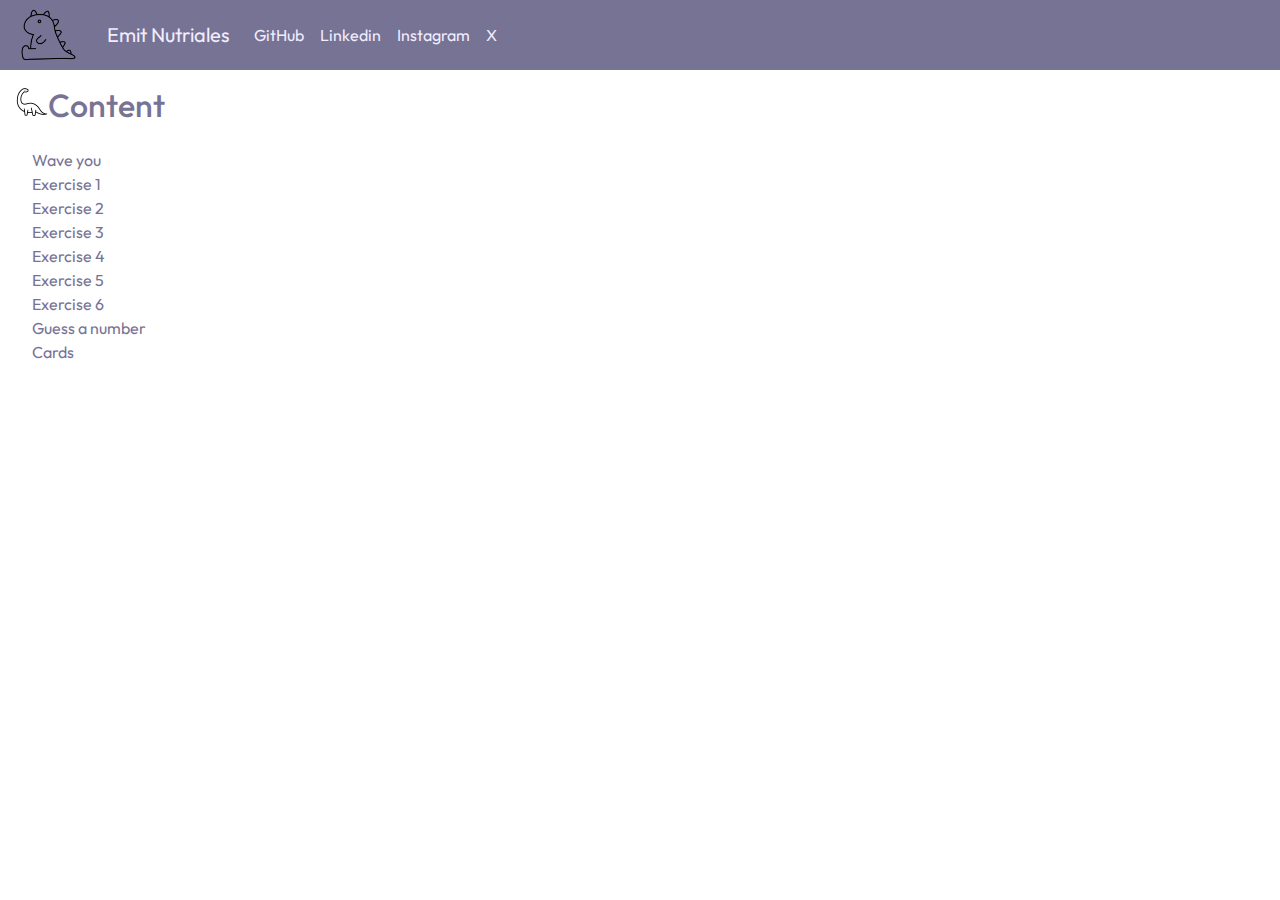
<file: index.html>
<!DOCTYPE html>
<html lang="en">
<head>
    <meta charset="UTF-8">
    <meta name="viewport" content="width=device-width, initial-scale=1.0">
    <link rel="icon" type="image/x-icon" href="./assets/img/dinosaur.png">
    <link rel="preconnect" href="https://fonts.googleapis.com">
    <link rel="preconnect" href="https://fonts.gstatic.com" crossorigin>
    <link href="https://fonts.googleapis.com/css2?family=Outfit:wght@100..900&display=swap" rel="stylesheet">
    <link href="https://cdn.jsdelivr.net/npm/bootstrap@5.3.3/dist/css/bootstrap.min.css" rel="stylesheet" integrity="sha384-QWTKZyjpPEjISv5WaRU9OFeRpok6YctnYmDr5pNlyT2bRjXh0JMhjY6hW+ALEwIH" crossorigin="anonymous">
    <link rel="stylesheet" href="./assets/css/styles.css">
    <title>Emit Nutriales</title>
</head>
<body>
    <header>
        <nav class="navbar navbar-expand-md bg-body-tertiary" id="menu-nav">
            <div class="container-fluid" id="navbar">
                <img src="./assets/img/dinosaur-transp.png" alt="Awersome cute dino" width="70px" id="dino">
                <a class="navbar-brand" href="./index.html" id="main-menu">Emit Nutriales</a>
                <button class="navbar-toggler" type="button" data-bs-toggle="collapse" data-bs-target="#navbarNavAltMarkup" aria-controls="navbarNavAltMarkup" aria-expanded="false" aria-label="Toggle navigation">
                    <span class="navbar-toggler-icon"></span>
                </button>
                <div class="collapse navbar-collapse" id="navbarNavAltMarkup">
                <div class="navbar-nav" id="main-menu-content">
                    <p id="menu-main"></p>
                    <a class="nav-link" href="https://github.com/AxelSara/" target="_blank">GitHub</a>
                    <a class="nav-link" href="https://www.linkedin.com/in/axel-sara/" target="_blank">Linkedin</a>
                    <a class="nav-link" href="https://www.instagram.com/axelsarag/" target="_blank">Instagram</a>
                    <a class="nav-link" href="./assets/pages/X.html" target="_blank">X</a>
                </div>
              </div>
            </div>
          </nav>
    </header>
    <main>
        <section class="menu-sec">
            <div class="menu-tittle">
                <img src="./assets/img/dinosaur-trns.png" alt="" width="32px" height="32px">
                <h2>Content</h2>
            </div>
            <div class="menu-content">
                <p id="menu-items"></p>
            </div>
        </section>
    </main>
    <script src="./assets/js/main.js"></script>
    <script src="https://cdn.jsdelivr.net/npm/bootstrap@5.3.3/dist/js/bootstrap.bundle.min.js" integrity="sha384-YvpcrYf0tY3lHB60NNkmXc5s9fDVZLESaAA55NDzOxhy9GkcIdslK1eN7N6jIeHz" crossorigin="anonymous"></script>
</body>
</html>
</file>
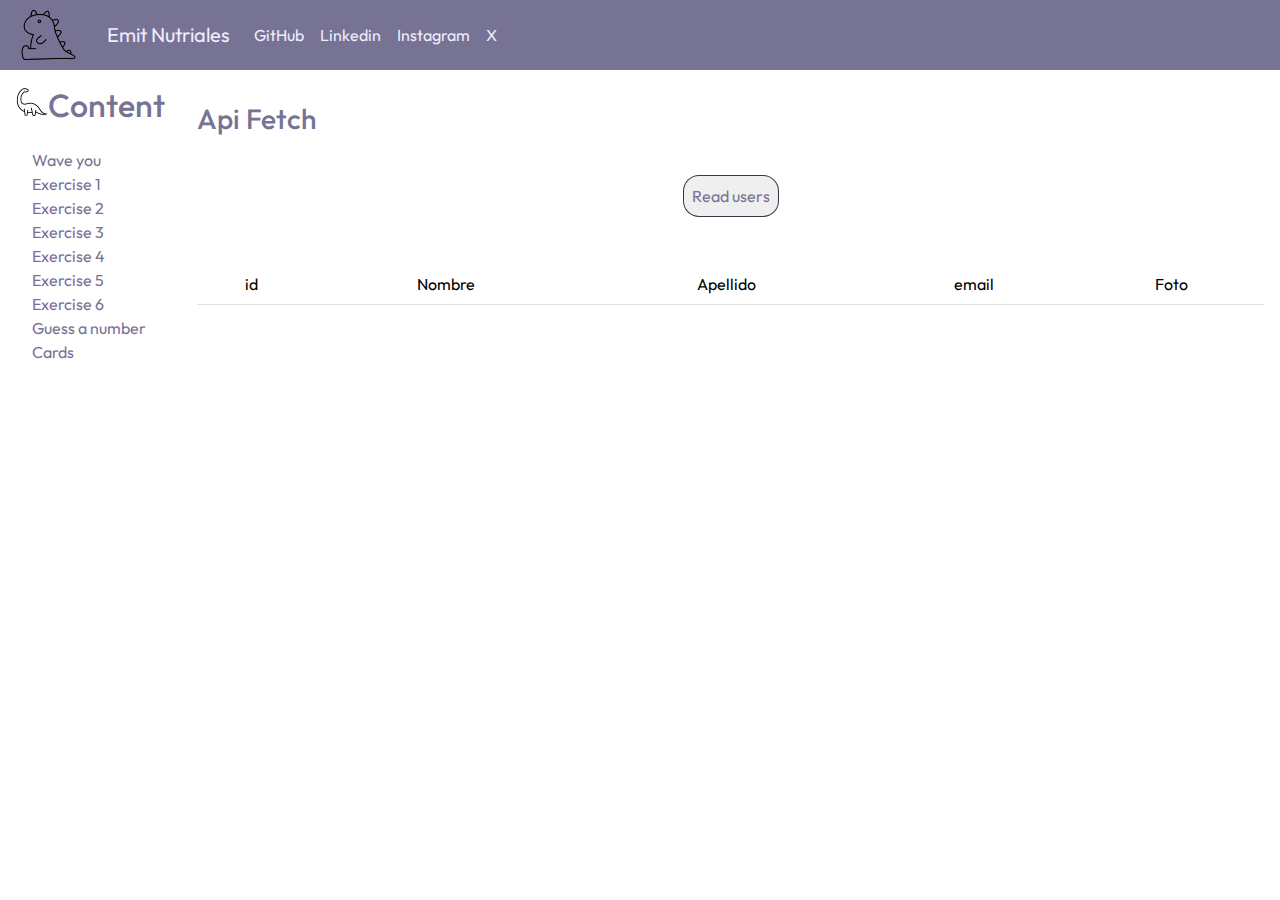
<file: assets/pages/cards.html>
<!DOCTYPE html>
<html lang="en">
<head>
    <meta charset="UTF-8">
    <meta name="viewport" content="width=device-width, initial-scale=1.0">
    <meta name="description" content="Hi n.n">
    <link rel="icon" type="image/x-icon" href="../img/dinosaur.png">
    <link rel="preconnect" href="https://fonts.googleapis.com">
    <link rel="preconnect" href="https://fonts.gstatic.com" crossorigin>
    <link href="https://fonts.googleapis.com/css2?family=Outfit:wght@100..900&display=swap" rel="stylesheet">
    <link href="https://cdn.jsdelivr.net/npm/bootstrap@5.3.3/dist/css/bootstrap.min.css" rel="stylesheet" integrity="sha384-QWTKZyjpPEjISv5WaRU9OFeRpok6YctnYmDr5pNlyT2bRjXh0JMhjY6hW+ALEwIH" crossorigin="anonymous">
    <link rel="stylesheet" href="../css/styles.css">
    <title>Hello world</title>
</head>
<body>
  <header>
    <nav class="navbar navbar-expand-md bg-body-tertiary" id="menu-nav">
      <div class="container-fluid" id="navbar">
        <img src="../img/dinosaur-transp.png" alt="Awersome cute dino" width="70px" id="dino">
        <a class="navbar-brand" href="../../index.html" id="main-menu">Emit Nutriales</a>
        <button class="navbar-toggler" type="button" data-bs-toggle="collapse" data-bs-target="#navbarNavAltMarkup"
          aria-controls="navbarNavAltMarkup" aria-expanded="false" aria-label="Toggle navigation">
          <span class="navbar-toggler-icon"></span>
        </button>
        <div class="collapse navbar-collapse" id="navbarNavAltMarkup">
          <div class="navbar-nav" id="main-menu-content">
            <p id="menu-main"></p>
            <a class="nav-link" href="https://github.com/AxelSara/" target="_blank">GitHub</a>
            <a class="nav-link" href="https://www.linkedin.com/in/axel-sara/" target="_blank">Linkedin</a>
            <a class="nav-link" href="https://www.instagram.com/axelsarag/" target="_blank">Instagram</a>
            <a class="nav-link" href="../pages/X.html" target="_blank">X</a>
          </div>
        </div>
      </div>
    </nav>
  </header>
  <main id="container">
    <div class="container-main">
      <section class="menu-sec d-md-block d-none">
          <div class="menu-tittle">
              <img src="../img/dinosaur-trns.png" alt="" width="32px" height="32px">
              <h2>Content</h2>
          </div>
          <div class="menu-content">
              <p id="menu-items"></p>
          </div>
      </section>
      <section class="exercise ">
        <h3 class="mt-3">Api Fetch</h3>
        <button class="button" onclick="data()">Read users</button>
        <div class="mt-3" id="spinner"></div>
        <p class="mt-3" id="timeLocalStorage"></p>
        <table class="table mt-5">
            <thead>
              <tr>
                <th scope="col">id</th>
                <th scope="col">Nombre</th>
                <th scope="col">Apellido</th>
                <th scope="col">email</th>
                <th scope="col">Foto</th>
              </tr>
            </thead>
            <tbody id="cards-user">
                
            </tbody>
          </table>
        </section>
    </section>
    </div>
  </main>
  <!-- <footer>© Powered by Emit 🦕🦖</footer> -->
    <script src="../js/cards.js"></script>
    <script src="https://cdn.jsdelivr.net/npm/bootstrap@5.3.3/dist/js/bootstrap.bundle.min.js" integrity="sha384-YvpcrYf0tY3lHB60NNkmXc5s9fDVZLESaAA55NDzOxhy9GkcIdslK1eN7N6jIeHz" crossorigin="anonymous"></script>
</body>
</html>
</file>
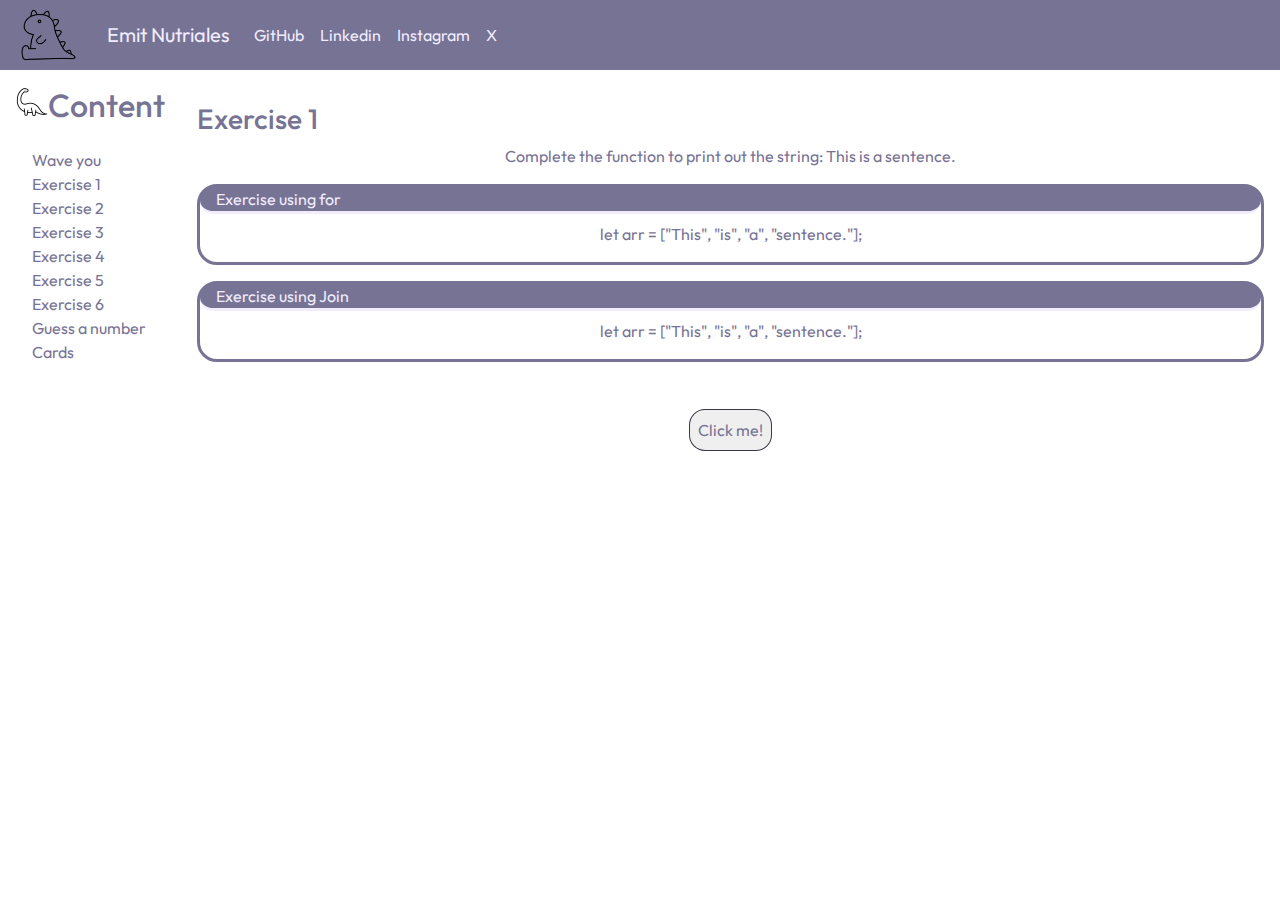
<file: assets/pages/exercise-1.html>
<!DOCTYPE html>
<html lang="en">
<head>
    <meta charset="UTF-8">
    <meta name="viewport" content="width=device-width, initial-scale=1.0">
    <meta name="description" content="Hi n.n">
    <link rel="icon" type="image/x-icon" href="../img/dinosaur.png">
    <link rel="preconnect" href="https://fonts.googleapis.com">
    <link rel="preconnect" href="https://fonts.gstatic.com" crossorigin>
    <link href="https://fonts.googleapis.com/css2?family=Outfit:wght@100..900&display=swap" rel="stylesheet">
    <link href="https://cdn.jsdelivr.net/npm/bootstrap@5.3.3/dist/css/bootstrap.min.css" rel="stylesheet" integrity="sha384-QWTKZyjpPEjISv5WaRU9OFeRpok6YctnYmDr5pNlyT2bRjXh0JMhjY6hW+ALEwIH" crossorigin="anonymous">
    <link rel="stylesheet" href="../css/styles.css">
    <title>Hello world</title>
</head>
<body>
  <header>
    <nav class="navbar navbar-expand-md bg-body-tertiary" id="menu-nav">
      <div class="container-fluid" id="navbar">
        <img src="../img/dinosaur-transp.png" alt="Awersome cute dino" width="70px" id="dino">
        <a class="navbar-brand" href="../../index.html" id="main-menu">Emit Nutriales</a>
        <button class="navbar-toggler" type="button" data-bs-toggle="collapse" data-bs-target="#navbarNavAltMarkup"
          aria-controls="navbarNavAltMarkup" aria-expanded="false" aria-label="Toggle navigation">
          <span class="navbar-toggler-icon"></span>
        </button>
        <div class="collapse navbar-collapse" id="navbarNavAltMarkup">
          <div class="navbar-nav" id="main-menu-content">
            <p id="menu-main"></p>
            <a class="nav-link" href="https://github.com/AxelSara/" target="_blank">GitHub</a>
            <a class="nav-link" href="https://www.linkedin.com/in/axel-sara/" target="_blank">Linkedin</a>
            <a class="nav-link" href="https://www.instagram.com/axelsarag/" target="_blank">Instagram</a>
            <a class="nav-link" href="../pages/X.html" target="_blank">X</a>
          </div>
        </div>
      </div>
    </nav>
  </header>
  <main id="container">
    <div class="container-main">
      <section class="menu-sec">
          <div class="menu-tittle">
              <img src="../img/dinosaur-trns.png" alt="" width="32px" height="32px">
              <h2>Content</h2>
          </div>
          <div class="menu-content">
              <p id="menu-items"></p>
          </div>
      </section>
      <section class="exercise">
        <h3 class="mt-3">Exercise 1</h3>
        <p>Complete the function to print out the string: This is a sentence.</p>
        <div class="square">
          <p class="square-id">Exercise using for</p>
          <p id="array" class="text mt-2">let arr = ["This", "is", "a", "sentence."];</p>
        </div>
        <div class="square">
          <p class="square-id">Exercise using Join</p>
          <p id="arrayJoin" class="text mt-2">let arr = ["This", "is", "a", "sentence."];</p>
        </div>
        <button class="button" onclick="printOutString()">Click me!</button>
    </section>
    </div>
  </main>
  <!-- <footer>© Powered by Emit 🦕🦖</footer> -->
    <script src="../js/exercise-1.js"></script>
    <script src="https://cdn.jsdelivr.net/npm/bootstrap@5.3.3/dist/js/bootstrap.bundle.min.js" integrity="sha384-YvpcrYf0tY3lHB60NNkmXc5s9fDVZLESaAA55NDzOxhy9GkcIdslK1eN7N6jIeHz" crossorigin="anonymous"></script>
</body>
</html>
</file>
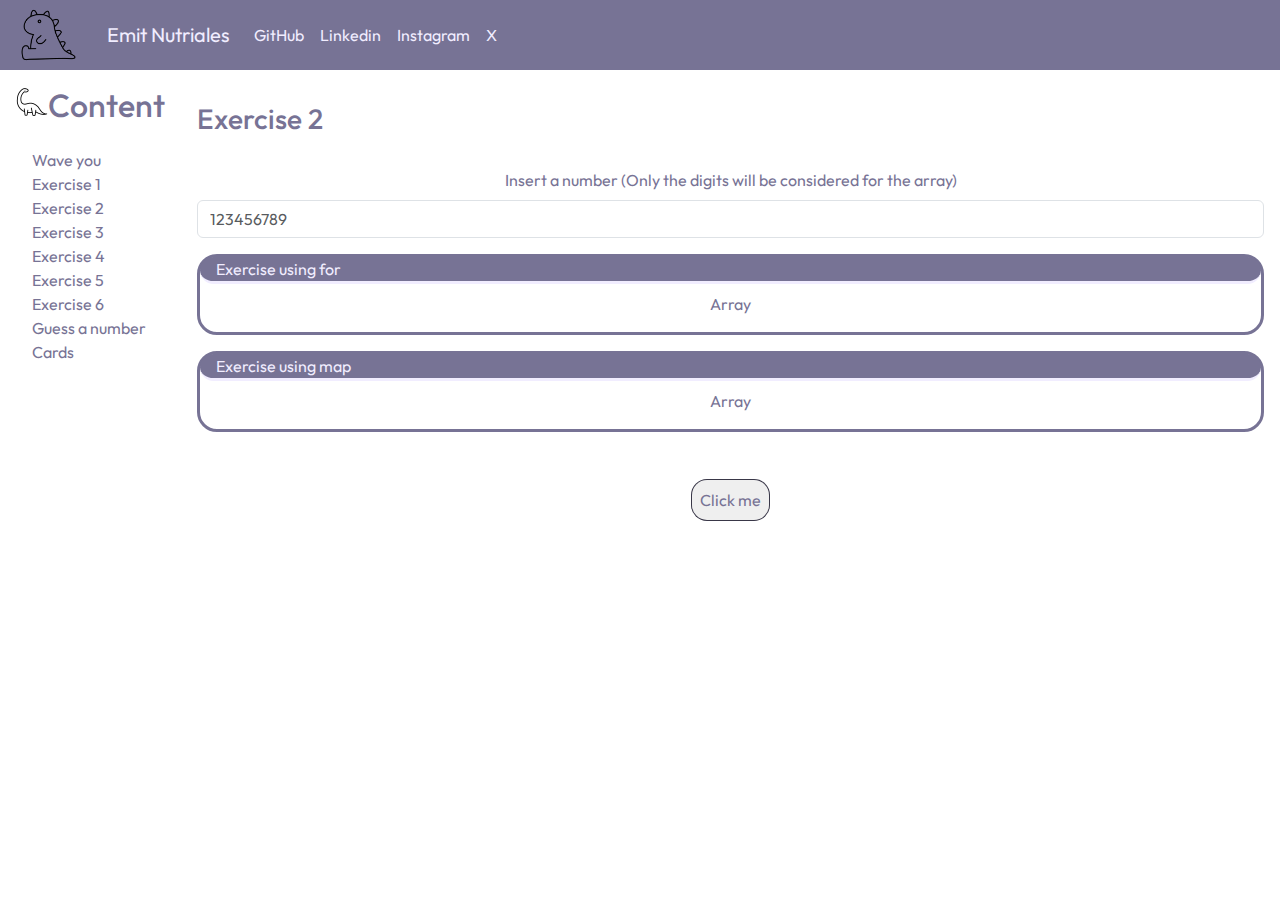
<file: assets/pages/exercise-2.html>
<!DOCTYPE html>
<html lang="en">

<head>
  <meta charset="UTF-8">
  <meta name="viewport" content="width=device-width, initial-scale=1.0">
  <meta name="description" content="Hi n.n">
  <link rel="icon" type="image/x-icon" href="../img/dinosaur.png">
  <link rel="preconnect" href="https://fonts.googleapis.com">
  <link rel="preconnect" href="https://fonts.gstatic.com" crossorigin>
  <link href="https://fonts.googleapis.com/css2?family=Outfit:wght@100..900&display=swap" rel="stylesheet">
  <link href="https://cdn.jsdelivr.net/npm/bootstrap@5.3.3/dist/css/bootstrap.min.css" rel="stylesheet"
    integrity="sha384-QWTKZyjpPEjISv5WaRU9OFeRpok6YctnYmDr5pNlyT2bRjXh0JMhjY6hW+ALEwIH" crossorigin="anonymous">
  <link rel="stylesheet" href="../css/styles.css">
  <title>Hello world</title>
</head>

<body>
  <header>
    <nav class="navbar navbar-expand-md bg-body-tertiary" id="menu-nav">
      <div class="container-fluid" id="navbar">
        <img src="../img/dinosaur-transp.png" alt="Awersome cute dino" width="70px" id="dino">
        <a class="navbar-brand" href="../../index.html" id="main-menu">Emit Nutriales</a>
        <button class="navbar-toggler" type="button" data-bs-toggle="collapse" data-bs-target="#navbarNavAltMarkup"
          aria-controls="navbarNavAltMarkup" aria-expanded="false" aria-label="Toggle navigation">
          <span class="navbar-toggler-icon"></span>
        </button>
        <div class="collapse navbar-collapse" id="navbarNavAltMarkup">
          <div class="navbar-nav" id="main-menu-content">
            <p id="menu-main"></p>
            <a class="nav-link" href="https://github.com/AxelSara/" target="_blank">GitHub</a>
            <a class="nav-link" href="https://www.linkedin.com/in/axel-sara/" target="_blank">Linkedin</a>
            <a class="nav-link" href="https://www.instagram.com/axelsarag/" target="_blank">Instagram</a>
            <a class="nav-link" href="../pages/X.html" target="_blank">X</a>
          </div>
        </div>
      </div>
    </nav>
  </header>
  <main id="container">
    <div class="container-main">
      <section class="menu-sec">
        <div class="menu-tittle">
          <img src="../img/dinosaur-trns.png" alt="" width="32px" height="32px">
          <h2>Content</h2>
        </div>
        <div class="menu-content">
          <p id="menu-items"></p>
        </div>
      </section>
      <section class="exercise">
        <h3 class="mt-3">Exercise 2</h3>
        <div>
          <div class="mb-3">
            <label for="inputArray" class="form-label mt-4">Insert a number (Only the digits will be considered for the
              array)</label>
            <input type="text" class="form-control" id="inputArray" placeholder="123456789">
            <div class="square">
              <p class="square-id">Exercise using for</p>
              <p id="message1" class="text mt-2">Array</p>
            </div>
            <div class="square">
              <p class="square-id">Exercise using map</p>
              <p id="message2" class="text mt-2">Array</p>
            </div>
          </div>
          <button type="submit" onclick="printOutString()" class="button">Click me</button>
        </div>
      </section>
    </div>
  </main>
  <!-- <footer>© Powered by Emit 🦕🦖</footer> -->
  <script src="../js/exercise-2.js"></script>
  <script src="https://cdn.jsdelivr.net/npm/bootstrap@5.3.3/dist/js/bootstrap.bundle.min.js"
    integrity="sha384-YvpcrYf0tY3lHB60NNkmXc5s9fDVZLESaAA55NDzOxhy9GkcIdslK1eN7N6jIeHz"
    crossorigin="anonymous"></script>
</body>

</html>
</file>
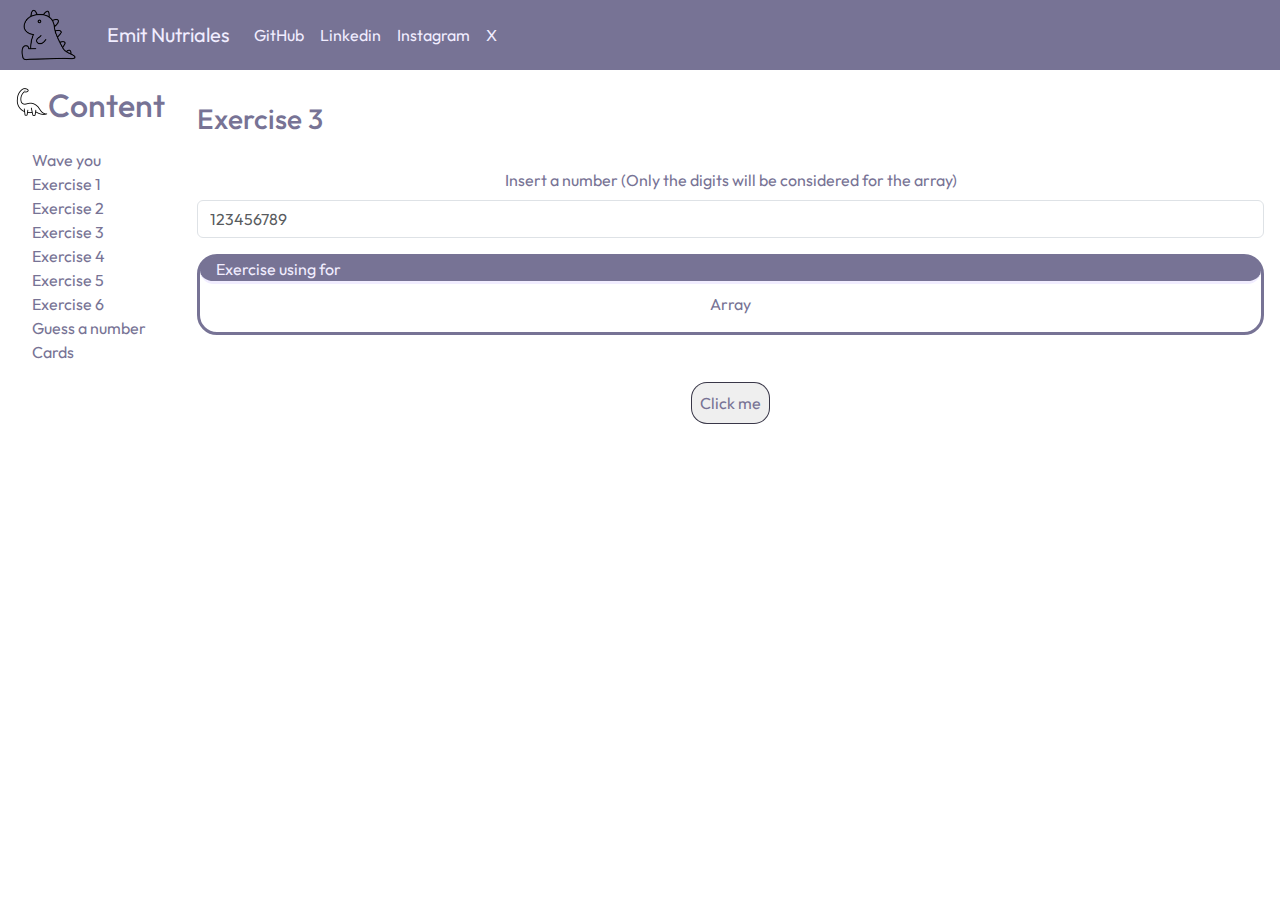
<file: assets/pages/exercise-3.html>
<!DOCTYPE html>
<html lang="en">

<head>
    <meta charset="UTF-8">
    <meta name="viewport" content="width=device-width, initial-scale=1.0">
    <meta name="description" content="Hi n.n">
    <link rel="icon" type="image/x-icon" href="../img/dinosaur.png">
    <link rel="preconnect" href="https://fonts.googleapis.com">
    <link rel="preconnect" href="https://fonts.gstatic.com" crossorigin>
    <link href="https://fonts.googleapis.com/css2?family=Outfit:wght@100..900&display=swap" rel="stylesheet">
    <link href="https://cdn.jsdelivr.net/npm/bootstrap@5.3.3/dist/css/bootstrap.min.css" rel="stylesheet"
        integrity="sha384-QWTKZyjpPEjISv5WaRU9OFeRpok6YctnYmDr5pNlyT2bRjXh0JMhjY6hW+ALEwIH" crossorigin="anonymous">
    <link rel="stylesheet" href="../css/styles.css">
    <title>Hello world</title>
</head>

<body>
    <header>
        <nav class="navbar navbar-expand-md bg-body-tertiary" id="menu-nav">
            <div class="container-fluid" id="navbar">
                <img src="../img/dinosaur-transp.png" alt="Awersome cute dino" width="70px" id="dino">
                <a class="navbar-brand" href="../../index.html" id="main-menu">Emit Nutriales</a>
                <button class="navbar-toggler" type="button" data-bs-toggle="collapse"
                    data-bs-target="#navbarNavAltMarkup" aria-controls="navbarNavAltMarkup" aria-expanded="false"
                    aria-label="Toggle navigation">
                    <span class="navbar-toggler-icon"></span>
                </button>
                <div class="collapse navbar-collapse" id="navbarNavAltMarkup">
                    <div class="navbar-nav" id="main-menu-content">
                        <p id="menu-main"></p>
                        <a class="nav-link" href="https://github.com/AxelSara/" target="_blank">GitHub</a>
                        <a class="nav-link" href="https://www.linkedin.com/in/axel-sara/" target="_blank">Linkedin</a>
                        <a class="nav-link" href="https://www.instagram.com/axelsarag/" target="_blank">Instagram</a>
                        <a class="nav-link" href="../pages/X.html" target="_blank">X</a>
                    </div>
                </div>
            </div>
        </nav>
    </header>
    <main id="container">
        <div class="container-main">
            <section class="menu-sec">
                <div class="menu-tittle">
                    <img src="../img/dinosaur-trns.png" alt="" width="32px" height="32px">
                    <h2>Content</h2>
                </div>
                <div class="menu-content">
                    <p id="menu-items"></p>
                </div>
            </section>
            <section class="exercise">
                <h3 class="mt-3">Exercise 3</h3>
                <div class="mb-3">
                    <label for="inputArray" class="form-label mt-4">Insert a number (Only the digits will be considered for the
                      array)</label>
                    <input type="text" class="form-control" id="inputArray" placeholder="123456789">
                    <div class="square">
                      <p class="square-id">Exercise using for</p>
                      <p id="message1" class="text mt-2">Array</p>
                    </div>
                  <button type="submit" onclick="printOutString()" class="button">Click me</button>
            </section>
        </div>
    </main>
    <!-- <footer>© Powered by Emit 🦕🦖</footer> -->
    <script src="../js/exercise-3.js"></script>
    <script src="https://cdn.jsdelivr.net/npm/bootstrap@5.3.3/dist/js/bootstrap.bundle.min.js"
        integrity="sha384-YvpcrYf0tY3lHB60NNkmXc5s9fDVZLESaAA55NDzOxhy9GkcIdslK1eN7N6jIeHz"
        crossorigin="anonymous"></script>
</body>

</html>
</file>
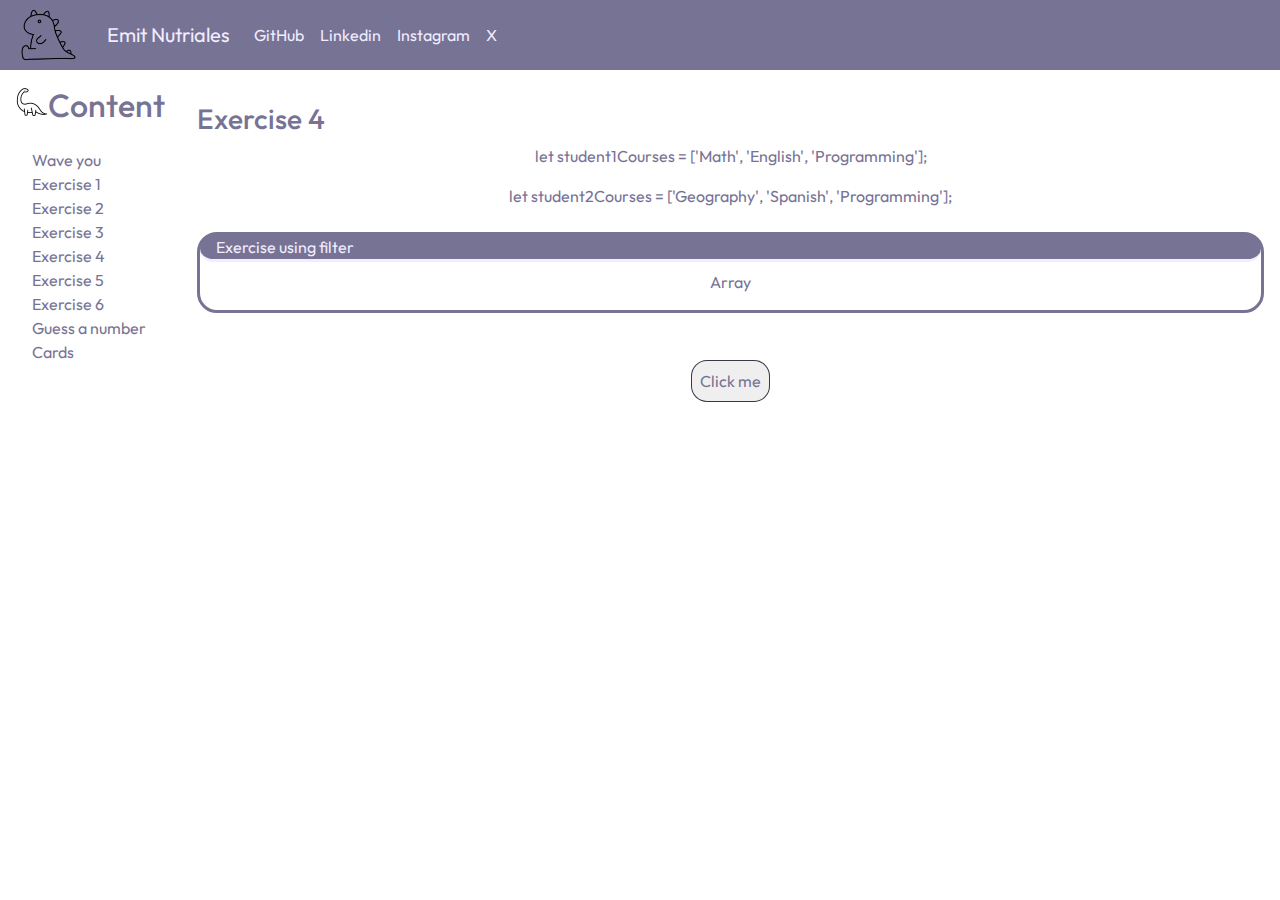
<file: assets/pages/exercise-4.html>
<!DOCTYPE html>
<html lang="en">

<head>
    <meta charset="UTF-8">
    <meta name="viewport" content="width=device-width, initial-scale=1.0">
    <meta name="description" content="Hi n.n">
    <link rel="icon" type="image/x-icon" href="../img/dinosaur.png">
    <link rel="preconnect" href="https://fonts.googleapis.com">
    <link rel="preconnect" href="https://fonts.gstatic.com" crossorigin>
    <link href="https://fonts.googleapis.com/css2?family=Outfit:wght@100..900&display=swap" rel="stylesheet">
    <link href="https://cdn.jsdelivr.net/npm/bootstrap@5.3.3/dist/css/bootstrap.min.css" rel="stylesheet"
        integrity="sha384-QWTKZyjpPEjISv5WaRU9OFeRpok6YctnYmDr5pNlyT2bRjXh0JMhjY6hW+ALEwIH" crossorigin="anonymous">
    <link rel="stylesheet" href="../css/styles.css">
    <title>Hello world</title>
</head>

<body>
    <header>
        <nav class="navbar navbar-expand-md bg-body-tertiary" id="menu-nav">
            <div class="container-fluid" id="navbar">
                <img src="../img/dinosaur-transp.png" alt="Awersome cute dino" width="70px" id="dino">
                <a class="navbar-brand" href="../../index.html" id="main-menu">Emit Nutriales</a>
                <button class="navbar-toggler" type="button" data-bs-toggle="collapse"
                    data-bs-target="#navbarNavAltMarkup" aria-controls="navbarNavAltMarkup" aria-expanded="false"
                    aria-label="Toggle navigation">
                    <span class="navbar-toggler-icon"></span>
                </button>
                <div class="collapse navbar-collapse" id="navbarNavAltMarkup">
                    <div class="navbar-nav" id="main-menu-content">
                        <p id="menu-main"></p>
                        <a class="nav-link" href="https://github.com/AxelSara/" target="_blank">GitHub</a>
                        <a class="nav-link" href="https://www.linkedin.com/in/axel-sara/" target="_blank">Linkedin</a>
                        <a class="nav-link" href="https://www.instagram.com/axelsarag/" target="_blank">Instagram</a>
                        <a class="nav-link" href="../pages/X.html" target="_blank">X</a>
                    </div>
                </div>
            </div>
        </nav>
    </header>
    <main id="container">
        <div class="container-main">
            <section class="menu-sec">
                <div class="menu-tittle">
                    <img src="../img/dinosaur-trns.png" alt="" width="32px" height="32px">
                    <h2>Content</h2>
                </div>
                <div class="menu-content">
                    <p id="menu-items"></p>
                </div>
            </section>
            <section class="exercise">
                <h3 class="mt-3">Exercise 4</h3>
                <p>let student1Courses = ['Math', 'English', 'Programming'];</p>
                <p>let student2Courses = ['Geography', 'Spanish', 'Programming'];</p>
                <div class="square mt-4">
                    <p class="square-id">Exercise using filter</p>
                    <p id="message" class="text mt-2">Array</p>
                  </div>
                <button type="submit" onclick="printOutString()" class="button">Click me</button>
            </section>
        </div>
    </main>
    <!-- <footer>© Powered by Emit 🦕🦖</footer> -->
    <script src="../js/exercise-4.js"></script>
    <script src="https://cdn.jsdelivr.net/npm/bootstrap@5.3.3/dist/js/bootstrap.bundle.min.js"
        integrity="sha384-YvpcrYf0tY3lHB60NNkmXc5s9fDVZLESaAA55NDzOxhy9GkcIdslK1eN7N6jIeHz"
        crossorigin="anonymous"></script>
</body>

</html>
</file>
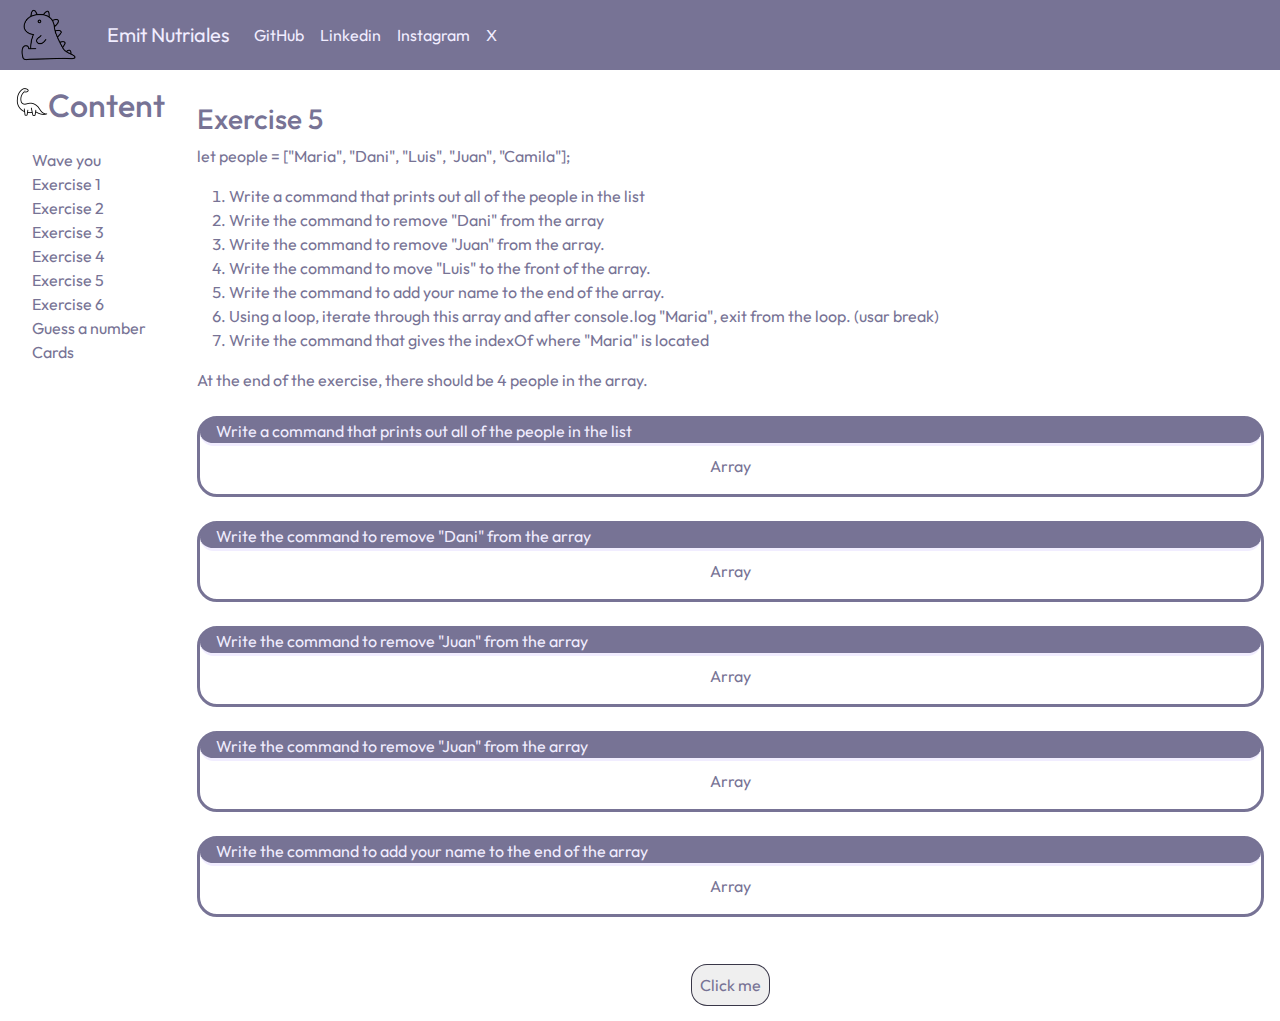
<file: assets/pages/exercise-5.html>
<!DOCTYPE html>
<html lang="en">

<head>
    <meta charset="UTF-8">
    <meta name="viewport" content="width=device-width, initial-scale=1.0">
    <meta name="description" content="Hi n.n">
    <link rel="icon" type="image/x-icon" href="../img/dinosaur.png">
    <link rel="preconnect" href="https://fonts.googleapis.com">
    <link rel="preconnect" href="https://fonts.gstatic.com" crossorigin>
    <link href="https://fonts.googleapis.com/css2?family=Outfit:wght@100..900&display=swap" rel="stylesheet">
    <link href="https://cdn.jsdelivr.net/npm/bootstrap@5.3.3/dist/css/bootstrap.min.css" rel="stylesheet"
        integrity="sha384-QWTKZyjpPEjISv5WaRU9OFeRpok6YctnYmDr5pNlyT2bRjXh0JMhjY6hW+ALEwIH" crossorigin="anonymous">
    <link rel="stylesheet" href="../css/styles.css">
    <title>Hello world</title>
</head>

<body>
    <header>
        <nav class="navbar navbar-expand-md bg-body-tertiary" id="menu-nav">
            <div class="container-fluid" id="navbar">
                <img src="../img/dinosaur-transp.png" alt="Awersome cute dino" width="70px" id="dino">
                <a class="navbar-brand" href="../../index.html" id="main-menu">Emit Nutriales</a>
                <button class="navbar-toggler" type="button" data-bs-toggle="collapse"
                    data-bs-target="#navbarNavAltMarkup" aria-controls="navbarNavAltMarkup" aria-expanded="false"
                    aria-label="Toggle navigation">
                    <span class="navbar-toggler-icon"></span>
                </button>
                <div class="collapse navbar-collapse" id="navbarNavAltMarkup">
                    <div class="navbar-nav" id="main-menu-content">
                        <p id="menu-main"></p>
                        <a class="nav-link" href="https://github.com/AxelSara/" target="_blank">GitHub</a>
                        <a class="nav-link" href="https://www.linkedin.com/in/axel-sara/" target="_blank">Linkedin</a>
                        <a class="nav-link" href="https://www.instagram.com/axelsarag/" target="_blank">Instagram</a>
                        <a class="nav-link" href="../pages/X.html" target="_blank">X</a>
                    </div>
                </div>
            </div>
        </nav>
    </header>
    <main id="container">
        <div class="container-main">
            <section class="menu-sec">
                <div class="menu-tittle">
                    <img src="../img/dinosaur-trns.png" alt="" width="32px" height="32px">
                    <h2>Content</h2>
                </div>
                <div class="menu-content">
                    <p id="menu-items"></p>
                </div>
            </section>
            <section class="exercise">
                <h3 class="mt-3">Exercise 5</h3>
                <div class="list-order">
                    <p>let people = ["Maria", "Dani", "Luis", "Juan", "Camila"];</p>
                    <ol>
                        <li>Write a command that prints out all of the people in the list</li>
                        <li>Write the command to remove "Dani" from the array</li>
                        <li>Write the command to remove "Juan" from the array.</li>
                        <li>Write the command to move "Luis" to the front of the array.</li>
                        <li>Write the command to add your name to the end of the array.</li>
                        <li>Using a loop, iterate through this array and after console.log "Maria", exit from the loop. (usar break)</li>
                        <li>Write the command that gives the indexOf where "Maria" is located</li>
                    </ol>
                    <p>At the end of the exercise, there should be 4 people in the array.</p>
                </div>
                <div class="square mt-4">
                    <p class="square-id">Write a command that prints out all of the people in the list</p>
                    <p id="list" class="text mt-2">Array</p>
                </div>
                <div class="square mt-4">
                    <p class="square-id">Write the command to remove "Dani" from the array</p>
                    <p id="list-Dani" class="text mt-2">Array</p>
                </div>
                <div class="square mt-4">
                    <p class="square-id">Write the command to remove "Juan" from the array</p>
                    <p id="list-Juan" class="text mt-2">Array</p>
                </div>
                <div class="square mt-4">
                    <p class="square-id">Write the command to remove "Juan" from the array</p>
                    <p id="list-Luis" class="text mt-2">Array</p>
                </div>
                <div class="square mt-4">
                    <p class="square-id">Write the command to add your name to the end of the array</p>
                    <p id="list-Name" class="text mt-2">Array</p>
                </div>
                <button type="submit" onclick="printOutString()" class="button">Click me</button>
            </section>
        </div>
    </main>
    <!-- <footer>© Powered by Emit 🦕🦖</footer> -->
    <script src="../js/exercise-5.js"></script>
    <script src="https://cdn.jsdelivr.net/npm/bootstrap@5.3.3/dist/js/bootstrap.bundle.min.js"
        integrity="sha384-YvpcrYf0tY3lHB60NNkmXc5s9fDVZLESaAA55NDzOxhy9GkcIdslK1eN7N6jIeHz"
        crossorigin="anonymous"></script>
</body>

</html>
</file>
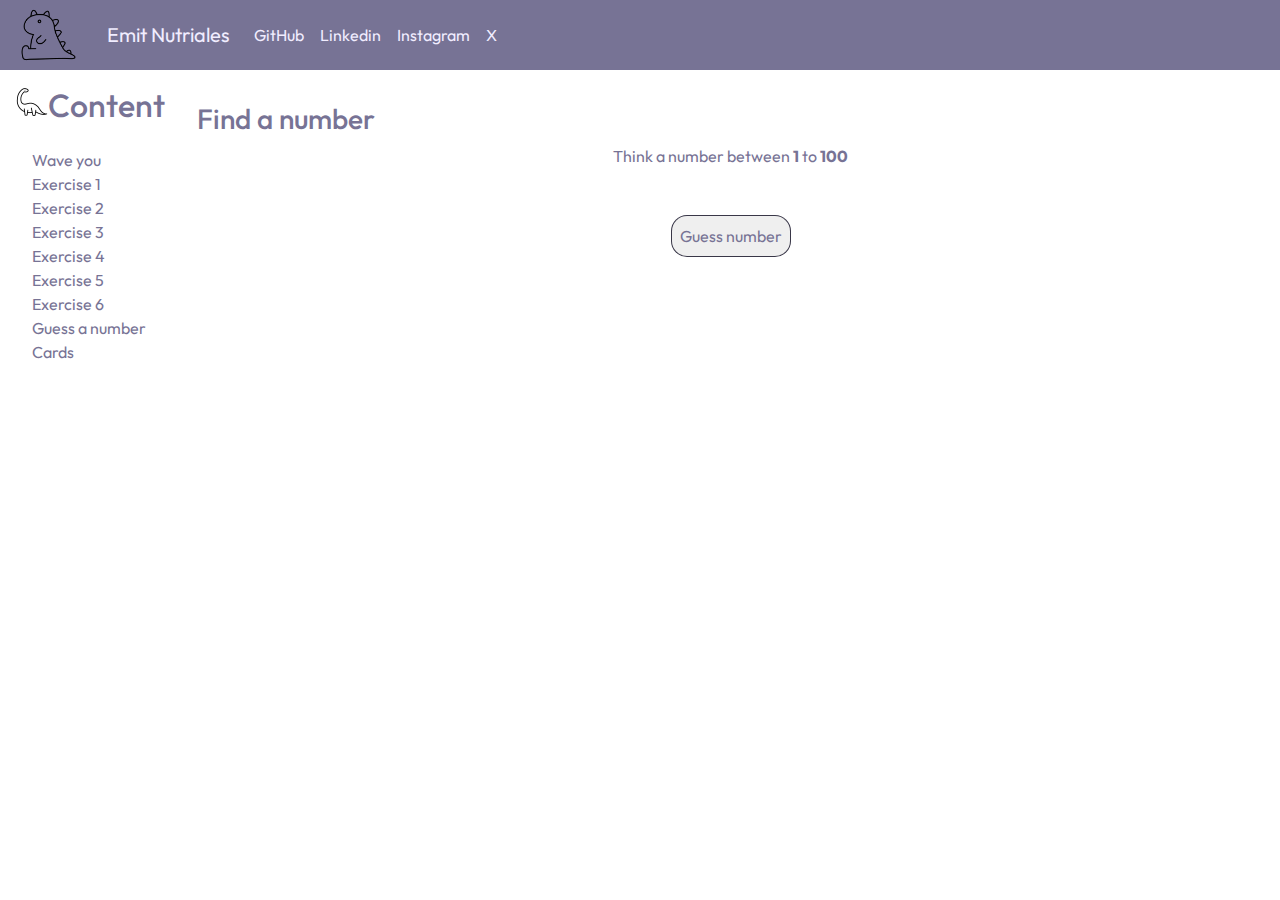
<file: assets/pages/find-a-number.html>
<!DOCTYPE html>
<html lang="en">
<head>
    <meta charset="UTF-8">
    <meta name="viewport" content="width=device-width, initial-scale=1.0">
    <meta name="description" content="Hi n.n">
    <link rel="icon" type="image/x-icon" href="../img/dinosaur.png">
    <link rel="preconnect" href="https://fonts.googleapis.com">
    <link rel="preconnect" href="https://fonts.gstatic.com" crossorigin>
    <link href="https://fonts.googleapis.com/css2?family=Outfit:wght@100..900&display=swap" rel="stylesheet">
    <link href="https://cdn.jsdelivr.net/npm/bootstrap@5.3.3/dist/css/bootstrap.min.css" rel="stylesheet" integrity="sha384-QWTKZyjpPEjISv5WaRU9OFeRpok6YctnYmDr5pNlyT2bRjXh0JMhjY6hW+ALEwIH" crossorigin="anonymous">
    <link rel="stylesheet" href="../css/styles.css">
    <title>Hello world</title>
</head>
<body>
  <header>
    <nav class="navbar navbar-expand-md bg-body-tertiary" id="menu-nav">
      <div class="container-fluid" id="navbar">
        <img src="../img/dinosaur-transp.png" alt="Awersome cute dino" width="70px" id="dino">
        <a class="navbar-brand" href="../../index.html" id="main-menu">Emit Nutriales</a>
        <button class="navbar-toggler" type="button" data-bs-toggle="collapse" data-bs-target="#navbarNavAltMarkup"
          aria-controls="navbarNavAltMarkup" aria-expanded="false" aria-label="Toggle navigation">
          <span class="navbar-toggler-icon"></span>
        </button>
        <div class="collapse navbar-collapse" id="navbarNavAltMarkup">
          <div class="navbar-nav" id="main-menu-content">
            <p id="menu-main"></p>
            <a class="nav-link" href="https://github.com/AxelSara/" target="_blank">GitHub</a>
            <a class="nav-link" href="https://www.linkedin.com/in/axel-sara/" target="_blank">Linkedin</a>
            <a class="nav-link" href="https://www.instagram.com/axelsarag/" target="_blank">Instagram</a>
            <a class="nav-link" href="../pages/X.html" target="_blank">X</a>
          </div>
        </div>
      </div>
    </nav>
  </header>
  <main id="container">
    <div class="container-main">
      <section class="menu-sec">
          <div class="menu-tittle">
              <img src="../img/dinosaur-trns.png" alt="" width="32px" height="32px">
              <h2>Content</h2>
          </div>
          <div class="menu-content">
              <p id="menu-items"></p>
          </div>
      </section>
      <section class="exercise">
        <h3 class="mt-3">Find a number</h3>
        <p id="range">Think a number between <strong id="min">1</strong> to <strong id="max">100</strong</p>
        <div id="answer"></div>
        <button class="button" onclick="printOutString()">Guess number</button>
    </section>
    </div>
  </main>
  <!-- <footer>© Powered by Emit 🦕🦖</footer> -->
    <script src="../js/find-a-number.js"></script>
    <script src="https://cdn.jsdelivr.net/npm/bootstrap@5.3.3/dist/js/bootstrap.bundle.min.js" integrity="sha384-YvpcrYf0tY3lHB60NNkmXc5s9fDVZLESaAA55NDzOxhy9GkcIdslK1eN7N6jIeHz" crossorigin="anonymous"></script>
</body>
</html>
</file>
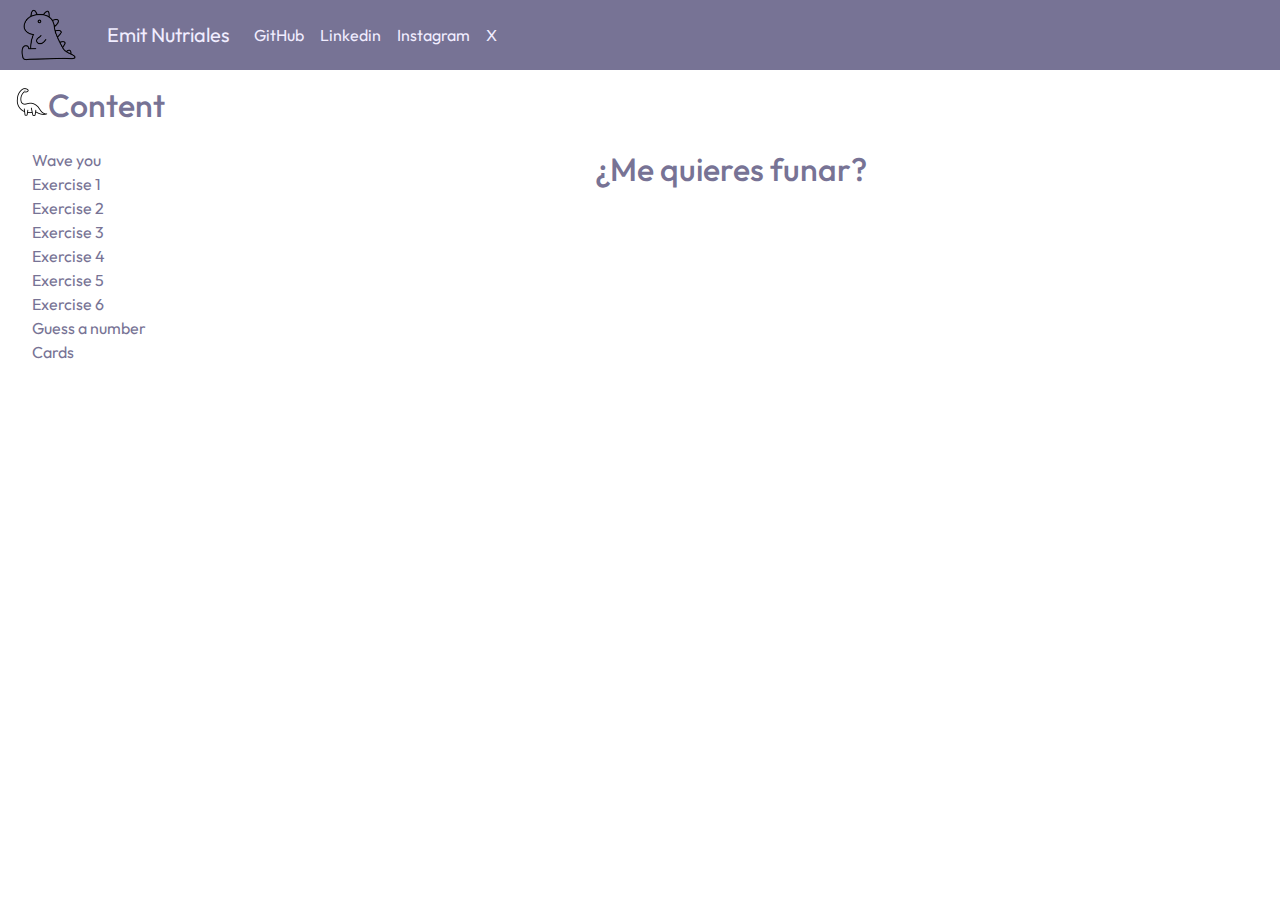
<file: assets/pages/X.html>
<!DOCTYPE html>
<html lang="en">
<head>
    <meta charset="UTF-8">
    <meta name="viewport" content="width=device-width, initial-scale=1.0">
    <link rel="icon" type="image/x-icon" href="../img/dinosaur.png">
    <link rel="preconnect" href="https://fonts.googleapis.com">
    <link rel="preconnect" href="https://fonts.gstatic.com" crossorigin>
    <link href="https://fonts.googleapis.com/css2?family=Outfit:wght@100..900&display=swap" rel="stylesheet">
    <link href="https://cdn.jsdelivr.net/npm/bootstrap@5.3.3/dist/css/bootstrap.min.css" rel="stylesheet" integrity="sha384-QWTKZyjpPEjISv5WaRU9OFeRpok6YctnYmDr5pNlyT2bRjXh0JMhjY6hW+ALEwIH" crossorigin="anonymous">
    <link rel="stylesheet" href="../css/styles.css">
    <title>X</title>
</head>
<body>
  <header>
      <nav class="navbar navbar-expand-md bg-body-tertiary" id="menu-nav">
          <div class="container-fluid" id="navbar">
              <img src="../img/dinosaur-transp.png" alt="Awersome cute dino" width="70px" id="dino">
              <a class="navbar-brand" href="#" id="main-menu">Emit Nutriales</a>
              <button class="navbar-toggler" type="button" data-bs-toggle="collapse" data-bs-target="#navbarNavAltMarkup" aria-controls="navbarNavAltMarkup" aria-expanded="false" aria-label="Toggle navigation">
                  <span class="navbar-toggler-icon"></span>
              </button>
              <div class="collapse navbar-collapse" id="navbarNavAltMarkup">
              <div class="navbar-nav" id="main-menu-content">
                  <p id="menu-main"></p>
                  <a class="nav-link" href="https://github.com/AxelSara/">GitHub</a>
                  <a class="nav-link" href="https://www.linkedin.com/in/axel-sara/">Linkedin</a>
                  <a class="nav-link" href="https://www.instagram.com/axelsarag/">Instagram</a>
                  <a class="nav-link" href="./assets/pages/X.html">X</a>
              </div>
            </div>
          </div>
        </nav>
  </header>
  <main>
    <div class="container-main">
      <section class="menu-sec">
          <div class="menu-tittle">
              <img src="../img/dinosaur-trns.png" alt="" width="32px" height="32px">
              <h2>Content</h2>
          </div>
          <div class="menu-content">
              <p id="menu-items"></p>
          </div>
      </section>
      <section class="X-text">
        <h2>¿Me quieres funar?</h2>
      </section>
    </div>
  </main>
  <script src="../js/main.js"></script>
  <script src="https://cdn.jsdelivr.net/npm/bootstrap@5.3.3/dist/js/bootstrap.bundle.min.js" integrity="sha384-YvpcrYf0tY3lHB60NNkmXc5s9fDVZLESaAA55NDzOxhy9GkcIdslK1eN7N6jIeHz" crossorigin="anonymous"></script>
</body>
</html>
</file>
<file: assets/css/styles.css>
*{
    margin: 0;
    padding: 0;
    box-sizing: border-box;
    font-family: "Outfit", sans-serif;
    font-optical-sizing: auto;
    font-weight: 400;
    font-style: normal;
    
}
:root{
    --color-header: #777395;
    --color-main: #F1EDFF;
    --color-dark: #393748;
    --color-detail: #3DC5A1;
    --color-footer: #004c87;
}
header{
    font-size: xx-small;
    background-color: var(--color-header);
    margin: 0em;
    display: flex;
}
.navbar-brand{
    background-color: var(--color-d);
}
#dino{
    margin-right: 2%;
}
#menu-nav{
    padding: 0em;
    flex-grow: 1;
}
#menu-nav a:hover{
    color: var(--color-dark);
}
#main-menu{
    color: var(--color-main);
}
#navbar{
    background-color: var(--color-header);
}
.nav-link{
    background-color: var(--color-header);
    color: var(--color-main);
    font-size: medium;
}
.menu-sec{
    color: var(--color-header);
}
.menu-tittle{
    display: flex;
    padding: 1em;
}
#menu-items{
    padding: 0em 2em;
    display: flex;
    flex-direction: column;
}
#menu-items a{
    text-decoration: none;
    color: var(--color-header);
}
#menu-items a:hover{
    text-decoration: none;
    color: var(--color-dark);
}
.container-main{
    display: flex;
}
.X-text{
    flex-grow: 1;
    text-align: center;
    padding-top: 5em;
    color: var(--color-header);
}
#wave{
    flex-grow: 1;
    text-align: center;
    padding-top: 5em;
    color: var(--color-header);

}
.button{
    margin-top: 2em;
    padding: 0.5em;
    border-radius: 15px;
    color: var(--color-header);
    border-style: none;
    box-shadow: 0px 0px 0px 1px var(--color-dark);
}
.button:hover{
    box-shadow: 5px 5px 0px 2px var(--color-detail);
}
.exercise{
    color: var(--color-header);
    padding: 1em;
    text-align: center;
    flex-grow: 1;
}
.square{
    border-width: 3px;
    border-style: solid;
    border-radius: 20px 20px 20px 20px;
    margin: 1em 0em;
}
.square-id{
    margin: 0em;
    padding: 0em 1em;
    border-width: 3px;
    border-bottom-style: solid;
    border-radius: 20px 20px 20px 20px;
    background-color: var(--color-header);
    color: var(--color-main);
    text-align: left;
}
.text{
    padding: 0em 1em;
}
h3{
    text-align: left;
}
.list-order{
    text-align: left;
}

/* ===================Guess a number=================*/

#animated-text{
    font-size: x-large;
}


/* ===================Api fetch=================*/

.user-Avatar{
    border-radius: 50%;
    width: 4rem;
    height: auto;
}

#cards-user tr{
    vertical-align: text-top;
}
</file>
